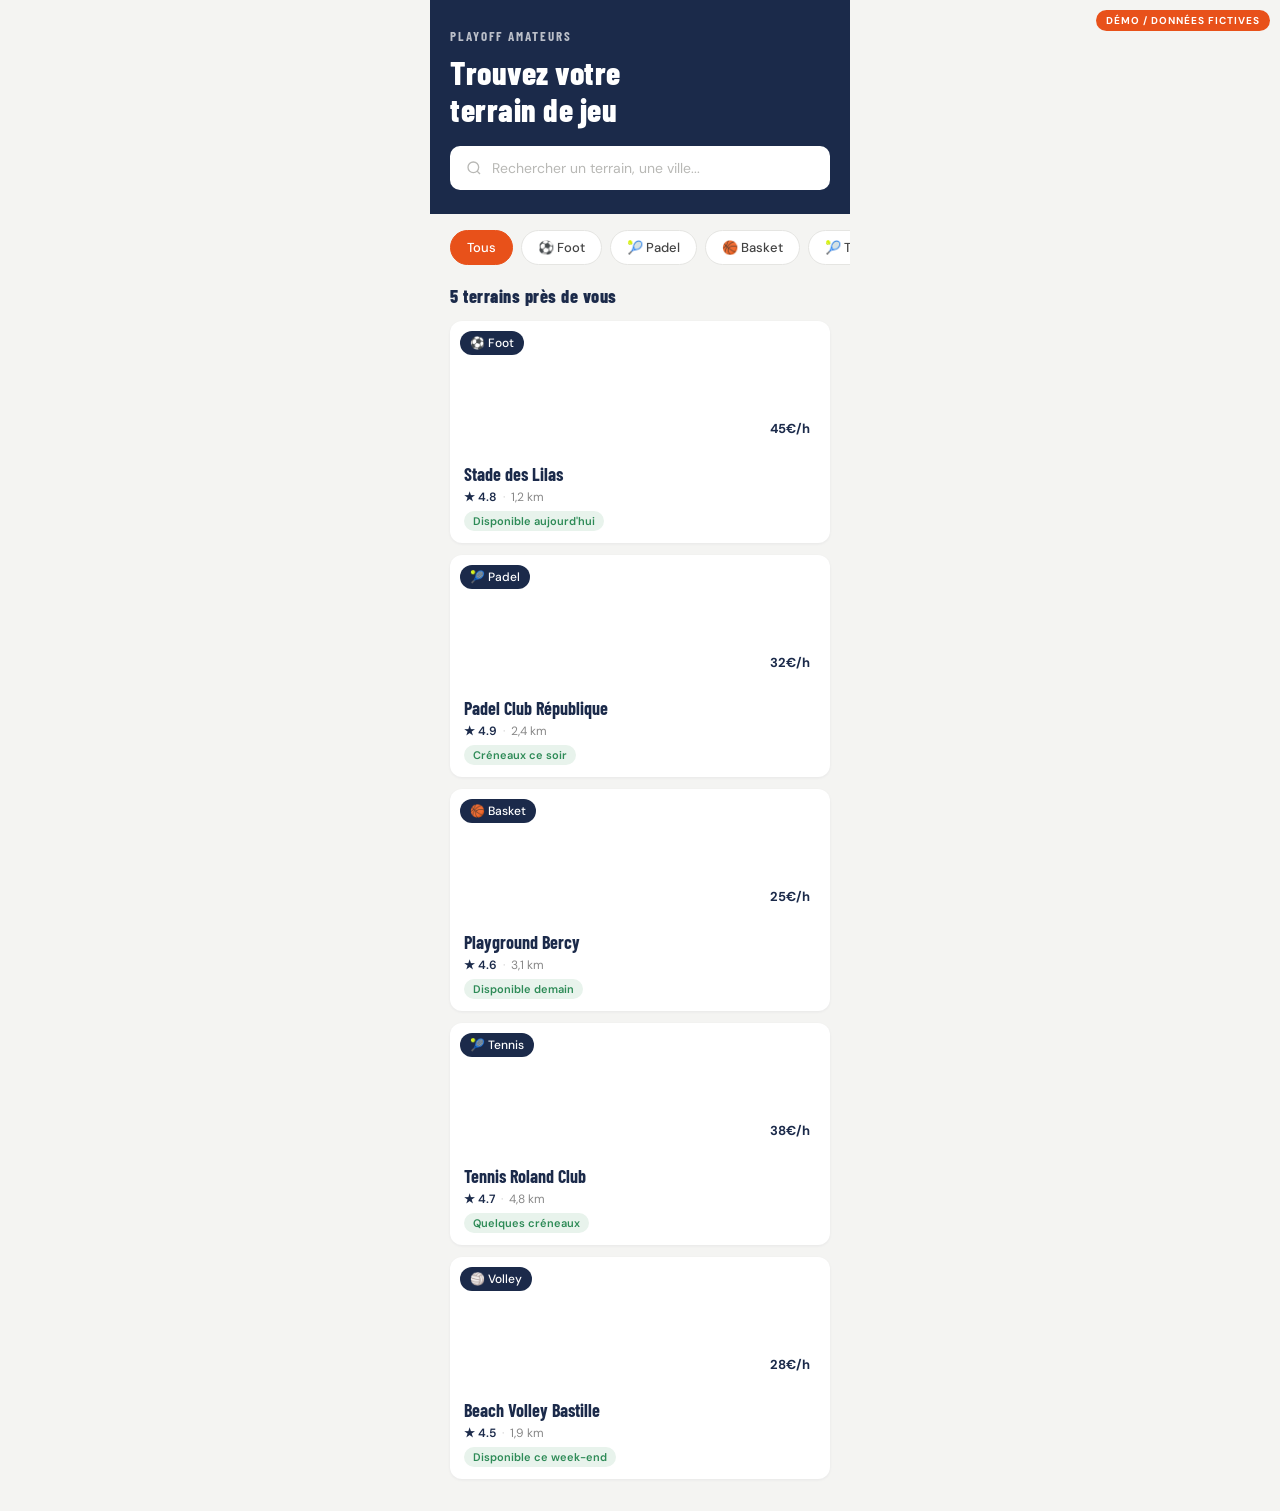
<file: index.html>
<!DOCTYPE html>
<html lang="fr">
<head>
<meta charset="UTF-8">
<meta name="viewport" content="width=device-width, initial-scale=1.0">
<title>TerrainLink — Trouvez votre terrain</title>
<link rel="preconnect" href="https://fonts.googleapis.com">
<link href="https://fonts.googleapis.com/css2?family=Barlow+Condensed:wght@700;800&family=DM+Sans:wght@400;500;700&display=swap" rel="stylesheet">
<link rel="stylesheet" href="styles.css">
</head>
<body>
<div class="demo-badge">Démo / Données fictives</div>
<div class="app">

  <div class="hero">
    <div class="brand">PlayOff Amateurs</div>
    <h1>Trouvez votre<br>terrain de jeu</h1>
    <div class="search">
      <svg width="16" height="16" viewBox="0 0 24 24" fill="none" stroke="currentColor" stroke-width="2"><circle cx="11" cy="11" r="8"/><line x1="21" y1="21" x2="16.65" y2="16.65"/></svg>
      Rechercher un terrain, une ville...
    </div>
  </div>

  <div class="filters">
    <div class="pill active">Tous</div>
    <div class="pill">⚽ Foot</div>
    <div class="pill">🎾 Padel</div>
    <div class="pill">🏀 Basket</div>
    <div class="pill">🎾 Tennis</div>
    <div class="pill">🏐 Volley</div>
  </div>

  <h2 class="section-label">5 terrains près de vous</h2>

  <div class="cards">

    <a href="ecran2-detail.html" class="card">
      <div class="card-img" style="background-image:url('https://images.unsplash.com/photo-1518604666860-9ed391f76460?w=600&q=80')">
        <div class="card-badge">⚽ Foot</div>
        <div class="card-price">45€/h</div>
      </div>
      <div class="card-body">
        <div class="card-name">Stade des Lilas</div>
        <div class="card-meta">
          <span class="card-rating">★ 4.8</span>
          <span class="dot">·</span>
          <span>1,2 km</span>
        </div>
        <div class="card-avail">Disponible aujourd'hui</div>
      </div>
    </a>

    <a href="#" class="card">
      <div class="card-img" style="background-image:url('https://images.unsplash.com/photo-1554068865-24cecd4e34b8?w=600&q=80')">
        <div class="card-badge">🎾 Padel</div>
        <div class="card-price">32€/h</div>
      </div>
      <div class="card-body">
        <div class="card-name">Padel Club République</div>
        <div class="card-meta">
          <span class="card-rating">★ 4.9</span>
          <span class="dot">·</span>
          <span>2,4 km</span>
        </div>
        <div class="card-avail">Créneaux ce soir</div>
      </div>
    </a>

    <a href="#" class="card">
      <div class="card-img" style="background-image:url('https://images.unsplash.com/photo-1546519638-68e109498ffc?w=600&q=80')">
        <div class="card-badge">🏀 Basket</div>
        <div class="card-price">25€/h</div>
      </div>
      <div class="card-body">
        <div class="card-name">Playground Bercy</div>
        <div class="card-meta">
          <span class="card-rating">★ 4.6</span>
          <span class="dot">·</span>
          <span>3,1 km</span>
        </div>
        <div class="card-avail">Disponible demain</div>
      </div>
    </a>

    <a href="#" class="card">
      <div class="card-img" style="background-image:url('https://images.unsplash.com/photo-1595435934249-5df7ed86e1c0?w=600&q=80')">
        <div class="card-badge">🎾 Tennis</div>
        <div class="card-price">38€/h</div>
      </div>
      <div class="card-body">
        <div class="card-name">Tennis Roland Club</div>
        <div class="card-meta">
          <span class="card-rating">★ 4.7</span>
          <span class="dot">·</span>
          <span>4,8 km</span>
        </div>
        <div class="card-avail">Quelques créneaux</div>
      </div>
    </a>

    <a href="#" class="card">
      <div class="card-img" style="background-image:url('https://images.unsplash.com/photo-1612872087720-bb876e2e67d1?w=600&q=80')">
        <div class="card-badge">🏐 Volley</div>
        <div class="card-price">28€/h</div>
      </div>
      <div class="card-body">
        <div class="card-name">Beach Volley Bastille</div>
        <div class="card-meta">
          <span class="card-rating">★ 4.5</span>
          <span class="dot">·</span>
          <span>1,9 km</span>
        </div>
        <div class="card-avail">Disponible ce week-end</div>
      </div>
    </a>

  </div>

</div>
</body>
</html>
</file>
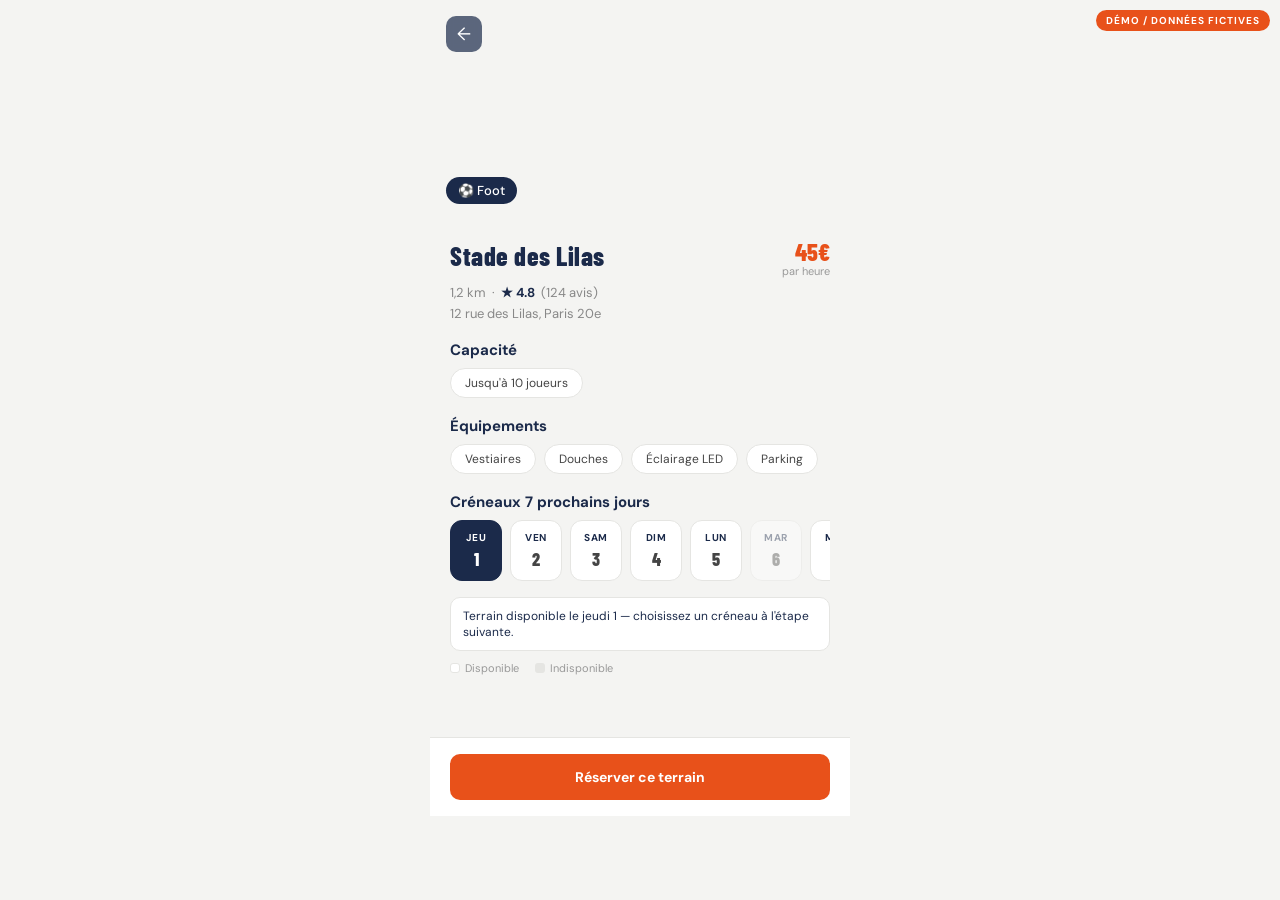
<file: ecran2-detail.html>
<!DOCTYPE html>
<html lang="fr">
<head>
<meta charset="UTF-8">
<meta name="viewport" content="width=device-width, initial-scale=1.0">
<title>Stade des Lilas — TerrainLink</title>
<link rel="preconnect" href="https://fonts.googleapis.com">
<link href="https://fonts.googleapis.com/css2?family=Barlow+Condensed:wght@700;800&family=DM+Sans:wght@400;500;700&display=swap" rel="stylesheet">
<link rel="stylesheet" href="styles.css">
</head>
<body>
<div class="demo-badge">Démo / Données fictives</div>
<div class="app">

  <div class="detail-img" style="background-image:url('https://images.unsplash.com/photo-1518604666860-9ed391f76460?w=900&q=80')">
    <a href="index.html" class="back">←</a>
    <div class="sport-badge">⚽ Foot</div>
  </div>

  <div class="detail-content">
    <div class="detail-head">
      <h1>Stade des Lilas</h1>
      <div class="detail-price">
        <div class="amount">45€</div>
        <div class="unit">par heure</div>
      </div>
    </div>
    <div class="detail-meta">
      <span>1,2 km</span>
      <span>·</span>
      <span class="star">★ 4.8</span>
      <span>(124 avis)</span>
    </div>
    <div class="detail-address">12 rue des Lilas, Paris 20e</div>

    <div class="detail-section">
      <h3>Capacité</h3>
      <div class="chips">
        <div class="chip">Jusqu'à 10 joueurs</div>
      </div>
    </div>

    <div class="detail-section">
      <h3>Équipements</h3>
      <div class="chips">
        <div class="chip">Vestiaires</div>
        <div class="chip">Douches</div>
        <div class="chip">Éclairage LED</div>
        <div class="chip">Parking</div>
      </div>
    </div>

    <div class="detail-section">
      <h3>Créneaux 7 prochains jours</h3>
      <div class="day-row" id="day-row-ecran2">
        <div class="day-pill selected" data-status="available"><div class="dow">Jeu</div><div class="num">1</div></div>
        <div class="day-pill" data-status="available"><div class="dow">Ven</div><div class="num">2</div></div>
        <div class="day-pill" data-status="available"><div class="dow">Sam</div><div class="num">3</div></div>
        <div class="day-pill" data-status="available"><div class="dow">Dim</div><div class="num">4</div></div>
        <div class="day-pill" data-status="available"><div class="dow">Lun</div><div class="num">5</div></div>
        <div class="day-pill unavailable" data-status="unavailable"><div class="dow">Mar</div><div class="num">6</div></div>
        <div class="day-pill" data-status="available"><div class="dow">Mer</div><div class="num">7</div></div>
      </div>
      <div class="day-status" id="day-status-ecran2">Terrain disponible le jeudi 1 — choisissez un créneau à l'étape suivante.</div>
      <div class="slot-legend">
        <span><span class="legend-dot avail"></span>Disponible</span>
        <span><span class="legend-dot full"></span>Indisponible</span>
      </div>
    </div>

  </div>

  <div class="price-bar">
    <a href="ecran3-reservation.html" class="btn-primary btn-block">Réserver ce terrain</a>
  </div>

</div>

<script>
  const DAY_NAMES = {
    "Jeu 1": "jeudi 1",
    "Ven 2": "vendredi 2",
    "Sam 3": "samedi 3",
    "Dim 4": "dimanche 4",
    "Lun 5": "lundi 5",
    "Mar 6": "mardi 6",
    "Mer 7": "mercredi 7"
  };

  document.querySelectorAll('#day-row-ecran2 .day-pill').forEach(pill => {
    pill.addEventListener('click', () => {
      const dow = pill.querySelector('.dow').textContent;
      const num = pill.querySelector('.num').textContent;
      const label = DAY_NAMES[dow + ' ' + num] || (dow + ' ' + num);
      const statusEl = document.getElementById('day-status-ecran2');

      if (pill.dataset.status === 'unavailable') {
        statusEl.textContent = "Terrain indisponible le " + label + ". Choisissez un autre jour.";
        statusEl.classList.add('unavailable-text');
        return;
      }

      document.querySelectorAll('#day-row-ecran2 .day-pill').forEach(p => p.classList.remove('selected'));
      pill.classList.add('selected');
      statusEl.classList.remove('unavailable-text');
      statusEl.textContent = "Terrain disponible le " + label + " — choisissez un créneau à l'étape suivante.";
    });
  });
</script>
</body>
</html>
</file>
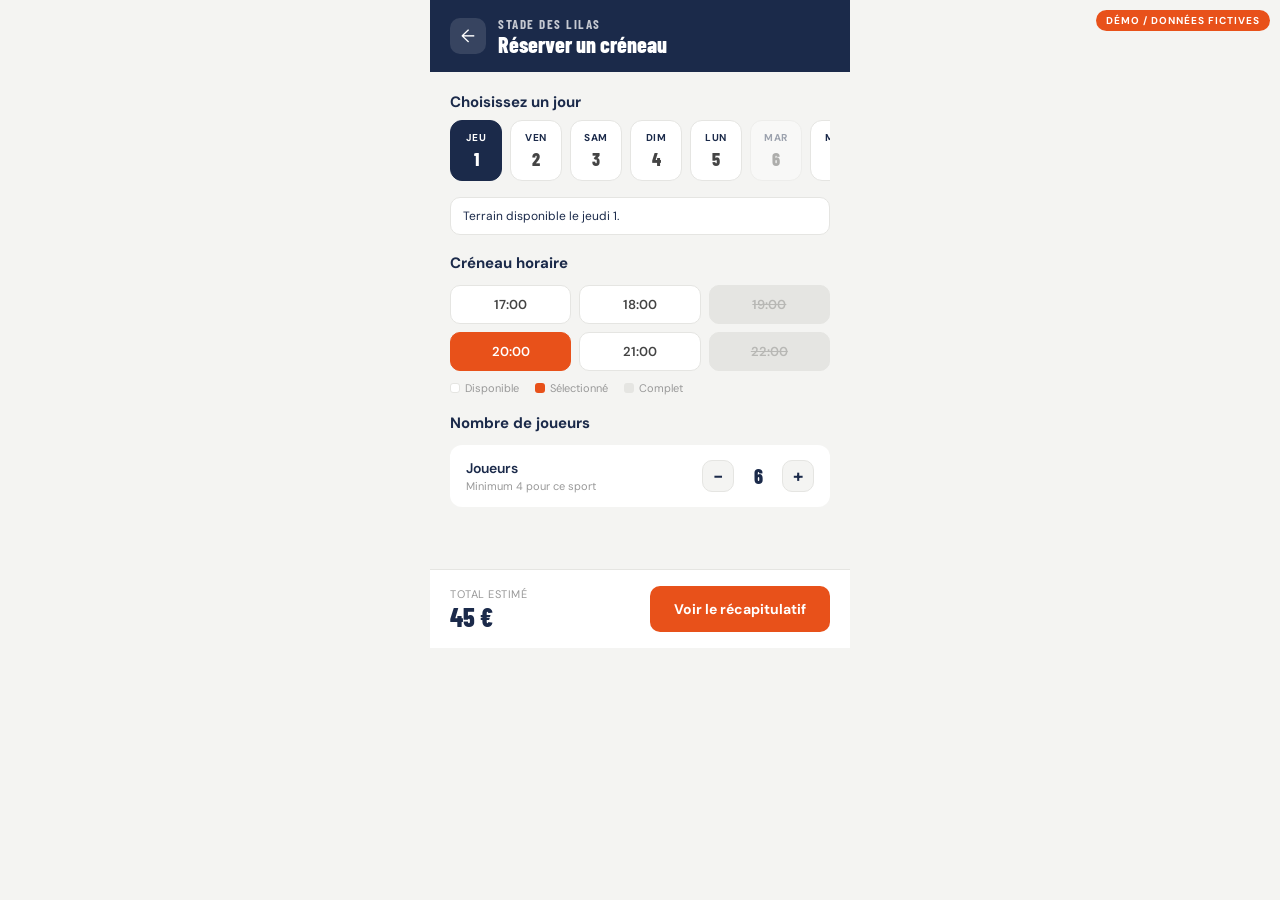
<file: ecran3-reservation.html>
<!DOCTYPE html>
<html lang="fr">
<head>
<meta charset="UTF-8">
<meta name="viewport" content="width=device-width, initial-scale=1.0">
<title>Réservation — TerrainLink</title>
<link rel="preconnect" href="https://fonts.googleapis.com">
<link href="https://fonts.googleapis.com/css2?family=Barlow+Condensed:wght@700;800&family=DM+Sans:wght@400;500;700&display=swap" rel="stylesheet">
<link rel="stylesheet" href="styles.css">
</head>
<body>
<div class="demo-badge">Démo / Données fictives</div>
<div class="app">

  <div class="topbar">
    <a href="ecran2-detail.html" class="back">←</a>
    <div>
      <div class="brand">Stade des Lilas</div>
      <div class="title">Réserver un créneau</div>
    </div>
  </div>

  <div class="detail-content">

    <div class="detail-section">
      <h3>Choisissez un jour</h3>
      <div class="day-row" id="day-row">
        <div class="day-pill selected" data-day="Jeu 1"><div class="dow">Jeu</div><div class="num">1</div></div>
        <div class="day-pill" data-day="Ven 2"><div class="dow">Ven</div><div class="num">2</div></div>
        <div class="day-pill" data-day="Sam 3"><div class="dow">Sam</div><div class="num">3</div></div>
        <div class="day-pill" data-day="Dim 4"><div class="dow">Dim</div><div class="num">4</div></div>
        <div class="day-pill" data-day="Lun 5"><div class="dow">Lun</div><div class="num">5</div></div>
        <div class="day-pill unavailable" data-day="Mar 6"><div class="dow">Mar</div><div class="num">6</div></div>
        <div class="day-pill" data-day="Mer 7"><div class="dow">Mer</div><div class="num">7</div></div>
      </div>
      <div class="day-status" id="day-status-ecran3">Terrain disponible le jeudi 1.</div>
    </div>

    <div class="detail-section">
      <h3>Créneau horaire</h3>
      <div class="slot-grid" id="slot-grid">
        <div class="slot" data-slot="17:00">17:00</div>
        <div class="slot" data-slot="18:00">18:00</div>
        <div class="slot full" data-slot="19:00">19:00</div>
        <div class="slot selected" data-slot="20:00">20:00</div>
        <div class="slot" data-slot="21:00">21:00</div>
        <div class="slot full" data-slot="22:00">22:00</div>
      </div>
      <div class="slot-legend">
        <span><span class="legend-dot avail"></span>Disponible</span>
        <span><span class="legend-dot selected"></span>Sélectionné</span>
        <span><span class="legend-dot full"></span>Complet</span>
      </div>
    </div>

    <div class="detail-section">
      <h3>Nombre de joueurs</h3>
      <div class="counter-row">
        <div>
          <div class="label">Joueurs</div>
          <div class="hint">Minimum 4 pour ce sport</div>
        </div>
        <div class="counter-controls">
          <div class="counter-btn" id="dec">−</div>
          <div class="counter-value" id="count">6</div>
          <div class="counter-btn" id="inc">+</div>
        </div>
      </div>
    </div>

  </div>

  <div class="price-bar">
    <div class="price-info">
      <div class="label">Total estimé</div>
      <div class="amount" id="total-price">45 €</div>
    </div>
    <a href="ecran4-recapitulatif.html" class="btn-primary">Voir le récapitulatif</a>
  </div>

</div>

<script>
  // Day selection
  const DAY_NAMES_3 = {
    "Jeu 1": "jeudi 1",
    "Ven 2": "vendredi 2",
    "Sam 3": "samedi 3",
    "Dim 4": "dimanche 4",
    "Lun 5": "lundi 5",
    "Mar 6": "mardi 6",
    "Mer 7": "mercredi 7"
  };
  document.querySelectorAll('.day-pill').forEach(pill => {
    pill.addEventListener('click', () => {
      const label = DAY_NAMES_3[pill.dataset.day] || pill.dataset.day;
      const statusEl = document.getElementById('day-status-ecran3');

      if (pill.classList.contains('unavailable')) {
        statusEl.textContent = "Terrain indisponible le " + label + ". Choisissez un autre jour.";
        statusEl.classList.add('unavailable-text');
        return;
      }

      document.querySelectorAll('.day-pill').forEach(p => p.classList.remove('selected'));
      pill.classList.add('selected');
      statusEl.classList.remove('unavailable-text');
      statusEl.textContent = "Terrain disponible le " + label + ".";
    });
  });

  // Slot selection
  document.querySelectorAll('.slot').forEach(slot => {
    slot.addEventListener('click', () => {
      if (slot.classList.contains('full')) return;
      document.querySelectorAll('.slot').forEach(s => s.classList.remove('selected'));
      slot.classList.add('selected');
    });
  });

  // Player counter
  const PRICE_PER_HOUR = 45;
  let players = 6;
  const countEl = document.getElementById('count');
  const totalEl = document.getElementById('total-price');

  function updateTotal() {
    // Prix de base = location horaire, indépendant du nombre de joueurs,
    // mais affiché ici pour préparer la répartition à l'écran suivant.
    totalEl.textContent = PRICE_PER_HOUR + ' €';
  }

  document.getElementById('inc').addEventListener('click', () => {
    if (players < 14) players++;
    countEl.textContent = players;
    updateTotal();
  });
  document.getElementById('dec').addEventListener('click', () => {
    if (players > 4) players--;
    countEl.textContent = players;
    updateTotal();
  });
</script>

</body>
</html>
</file>
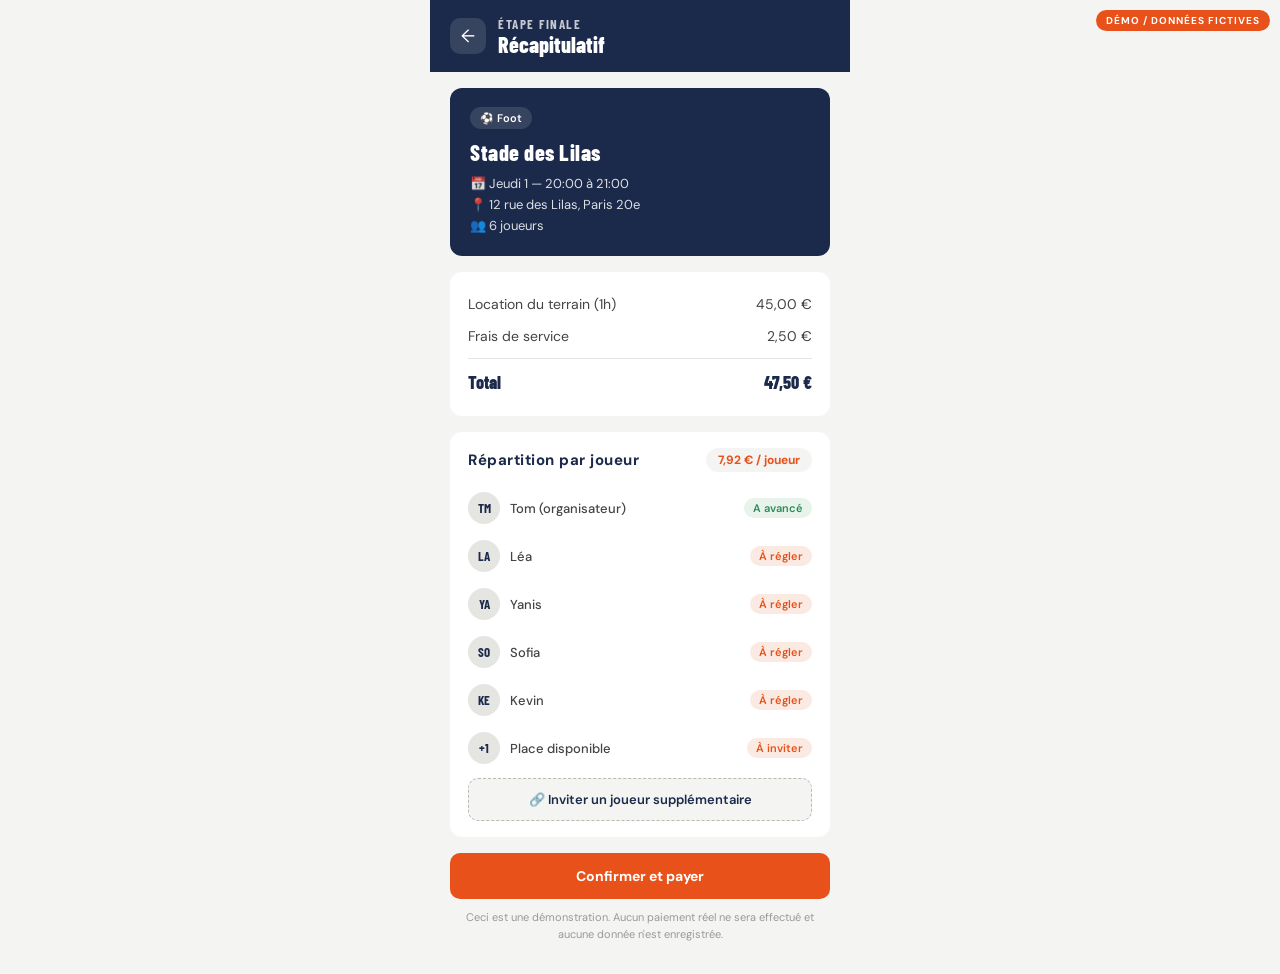
<file: ecran4-recapitulatif.html>
<!DOCTYPE html>
<html lang="fr">
<head>
<meta charset="UTF-8">
<meta name="viewport" content="width=device-width, initial-scale=1.0">
<title>Récapitulatif — TerrainLink</title>
<link rel="preconnect" href="https://fonts.googleapis.com">
<link href="https://fonts.googleapis.com/css2?family=Barlow+Condensed:wght@700;800&family=DM+Sans:wght@400;500;700&display=swap" rel="stylesheet">
<link rel="stylesheet" href="styles.css">
</head>
<body>
<div class="demo-badge">Démo / Données fictives</div>
<div class="app">

  <div class="topbar">
    <a href="ecran3-reservation.html" class="back">←</a>
    <div>
      <div class="brand">Étape finale</div>
      <div class="title">Récapitulatif</div>
    </div>
  </div>

  <div style="height:16px;"></div>

  <div class="recap-card">
    <div class="sport-tag">⚽ Foot</div>
    <h2>Stade des Lilas</h2>
    <div class="recap-row">📅 Jeudi 1 — 20:00 à 21:00</div>
    <div class="recap-row">📍 12 rue des Lilas, Paris 20e</div>
    <div class="recap-row">👥 6 joueurs</div>
  </div>

  <div class="cost-table">
    <div class="cost-row"><span>Location du terrain (1h)</span><span>45,00 €</span></div>
    <div class="cost-row"><span>Frais de service</span><span>2,50 €</span></div>
    <div class="cost-row total"><span>Total</span><span>47,50 €</span></div>
  </div>

  <div class="split-card">
    <div class="split-head">
      <h3>Répartition par joueur</h3>
      <div class="split-per-player">7,92 € / joueur</div>
    </div>

    <div class="player-row">
      <div class="avatar">TM</div>
      <div class="name">Tom (organisateur)</div>
      <div class="status organizer">A avancé</div>
    </div>
    <div class="player-row">
      <div class="avatar">LA</div>
      <div class="name">Léa</div>
      <div class="status pending">À régler</div>
    </div>
    <div class="player-row">
      <div class="avatar">YA</div>
      <div class="name">Yanis</div>
      <div class="status pending">À régler</div>
    </div>
    <div class="player-row">
      <div class="avatar">SO</div>
      <div class="name">Sofia</div>
      <div class="status pending">À régler</div>
    </div>
    <div class="player-row">
      <div class="avatar">KE</div>
      <div class="name">Kevin</div>
      <div class="status pending">À régler</div>
    </div>
    <div class="player-row">
      <div class="avatar">+1</div>
      <div class="name">Place disponible</div>
      <div class="status pending">À inviter</div>
    </div>

    <div class="invite-btn">
      🔗 Inviter un joueur supplémentaire
    </div>
  </div>

  <div class="confirm-section">
    <a href="#" class="btn-primary btn-block" onclick="return false;">Confirmer et payer</a>
    <div class="disclaimer">
      Ceci est une démonstration. Aucun paiement réel ne sera effectué et aucune donnée n'est enregistrée.
    </div>
  </div>

</div>
</body>
</html>
</file>
<file: styles.css>
:root {
  --navy: #1B2A4A;
  --orange: #E8511A;
  --bg: #F4F4F2;
  --text: #444444;
  --white: #FFFFFF;
  --green: #2E8B57;
  --grey-light: #E5E5E2;
  --grey-mid: #B8B8B5;
  --red: #D64545;
}

* { box-sizing: border-box; margin: 0; padding: 0; }

body {
  font-family: 'DM Sans', sans-serif;
  background: var(--bg);
  color: var(--text);
  -webkit-font-smoothing: antialiased;
}

.app {
  max-width: 420px;
  margin: 0 auto;
  min-height: 100vh;
  background: var(--bg);
  position: relative;
  padding-bottom: 32px;
}

h1, h2, h3, .h-display {
  font-family: 'Barlow Condensed', sans-serif;
  font-weight: 800;
  color: var(--navy);
  letter-spacing: 0.5px;
}

/* TOPBAR */
.topbar {
  background: var(--navy);
  color: var(--white);
  padding: 16px 20px;
  display: flex;
  align-items: center;
  gap: 12px;
}
.topbar .back {
  width: 36px; height: 36px;
  border-radius: 10px;
  background: rgba(255,255,255,0.12);
  display: flex; align-items: center; justify-content: center;
  text-decoration: none;
  color: var(--white);
  font-size: 18px;
  flex-shrink: 0;
}
.topbar .brand {
  font-family: 'Barlow Condensed', sans-serif;
  font-weight: 700;
  font-size: 13px;
  letter-spacing: 1.5px;
  text-transform: uppercase;
  opacity: 0.75;
}
.topbar .title {
  font-family: 'Barlow Condensed', sans-serif;
  font-weight: 800;
  font-size: 22px;
  line-height: 1.1;
}

/* HERO (screen 1) */
.hero {
  background: var(--navy);
  color: var(--white);
  padding: 28px 20px 24px;
}
.hero .brand {
  font-family: 'Barlow Condensed', sans-serif;
  font-weight: 700;
  font-size: 13px;
  letter-spacing: 2px;
  text-transform: uppercase;
  opacity: 0.7;
  margin-bottom: 10px;
}
.hero h1 {
  color: var(--white);
  font-size: 32px;
  line-height: 1.15;
  margin-bottom: 18px;
}
.search {
  background: var(--white);
  border-radius: 10px;
  padding: 13px 16px;
  display: flex;
  align-items: center;
  gap: 10px;
  color: var(--grey-mid);
  font-size: 14px;
}
.search svg { flex-shrink: 0; }

/* FILTER PILLS */
.filters {
  display: flex;
  gap: 8px;
  padding: 16px 20px;
  overflow-x: auto;
}
.pill {
  font-family: 'DM Sans', sans-serif;
  font-weight: 500;
  font-size: 13px;
  padding: 8px 16px;
  border-radius: 20px;
  background: var(--white);
  color: var(--text);
  border: 1px solid var(--grey-light);
  white-space: nowrap;
  flex-shrink: 0;
}
.pill.active {
  background: var(--orange);
  color: var(--white);
  border-color: var(--orange);
}

/* SECTION LABEL */
.section-label {
  font-size: 18px;
  margin: 4px 20px 14px;
}

/* TERRAIN CARDS LIST */
.cards {
  display: flex;
  flex-direction: column;
  gap: 12px;
  padding: 0 20px;
}
.card {
  background: var(--white);
  border-radius: 12px;
  overflow: hidden;
  text-decoration: none;
  color: var(--text);
  display: block;
  box-shadow: 0 1px 3px rgba(27,42,74,0.06);
}
.card-img {
  position: relative;
  height: 130px;
  background-size: cover;
  background-position: center;
}
.card-badge {
  position: absolute;
  top: 10px; left: 10px;
  background: var(--navy);
  color: var(--white);
  font-size: 12px;
  font-weight: 500;
  padding: 4px 10px;
  border-radius: 20px;
}
.card-price {
  position: absolute;
  bottom: 10px; right: 10px;
  background: var(--white);
  color: var(--navy);
  font-size: 13px;
  font-weight: 700;
  padding: 4px 10px;
  border-radius: 20px;
}
.card-body { padding: 12px 14px; }
.card-name {
  font-family: 'Barlow Condensed', sans-serif;
  font-weight: 700;
  font-size: 18px;
  color: var(--navy);
  margin-bottom: 4px;
}
.card-meta {
  display: flex;
  align-items: center;
  gap: 6px;
  font-size: 12px;
  color: #888;
}
.card-meta .dot { opacity: 0.4; }
.card-rating { color: var(--navy); font-weight: 600; }
.card-avail {
  margin-top: 6px;
  display: inline-block;
  font-size: 11px;
  font-weight: 600;
  color: var(--green);
  background: #E8F3EC;
  padding: 3px 9px;
  border-radius: 20px;
}

/* SCREEN 2 - TERRAIN DETAIL */
.detail-img {
  position: relative;
  height: 220px;
  background-size: cover;
  background-position: center;
}
.detail-img .back {
  position: absolute;
  top: 16px; left: 16px;
  width: 36px; height: 36px;
  border-radius: 10px;
  background: rgba(27,42,74,0.7);
  display: flex; align-items: center; justify-content: center;
  text-decoration: none;
  color: var(--white);
  font-size: 18px;
  backdrop-filter: blur(4px);
}
.detail-img .sport-badge {
  position: absolute;
  bottom: 16px; left: 16px;
  background: var(--navy);
  color: var(--white);
  font-size: 13px;
  font-weight: 500;
  padding: 5px 12px;
  border-radius: 20px;
}
.detail-content { padding: 20px; }
.detail-head {
  display: flex;
  justify-content: space-between;
  align-items: flex-start;
  margin-bottom: 6px;
}
.detail-head h1 {
  font-size: 26px;
}
.detail-price {
  text-align: right;
  flex-shrink: 0;
}
.detail-price .amount {
  font-family: 'Barlow Condensed', sans-serif;
  font-weight: 800;
  font-size: 24px;
  color: var(--orange);
  line-height: 1;
}
.detail-price .unit {
  font-size: 11px;
  color: #999;
}
.detail-meta {
  display: flex;
  align-items: center;
  gap: 6px;
  font-size: 13px;
  color: #888;
  margin-bottom: 4px;
}
.detail-meta .star { color: var(--navy); font-weight: 700; }
.detail-address {
  font-size: 13px;
  color: #888;
  margin-bottom: 18px;
}

.detail-section { margin-bottom: 18px; }
.detail-section h3 {
  font-size: 15px;
  margin-bottom: 8px;
  font-family: 'DM Sans', sans-serif;
  font-weight: 700;
  color: var(--navy);
  letter-spacing: normal;
}
.chips {
  display: flex;
  flex-wrap: wrap;
  gap: 8px;
}
.chip {
  background: var(--white);
  border: 1px solid var(--grey-light);
  border-radius: 20px;
  padding: 6px 14px;
  font-size: 12px;
  color: var(--text);
}

/* SLOT GRID (screens 2 & 3) */
.day-row {
  display: flex;
  gap: 8px;
  overflow-x: auto;
  padding-bottom: 4px;
}
.day-pill {
  flex-shrink: 0;
  width: 52px;
  text-align: center;
  background: var(--white);
  border: 1px solid var(--grey-light);
  border-radius: 12px;
  padding: 10px 6px;
  font-size: 12px;
  cursor: pointer;
}
.day-pill .dow {
  font-weight: 700;
  color: var(--navy);
  text-transform: uppercase;
  font-size: 10px;
  letter-spacing: 0.5px;
  margin-bottom: 4px;
}
.day-pill .num {
  font-family: 'Barlow Condensed', sans-serif;
  font-weight: 800;
  font-size: 18px;
  color: var(--text);
}
.day-pill.selected {
  background: var(--navy);
  border-color: var(--navy);
}
.day-pill.selected .dow,
.day-pill.selected .num {
  color: var(--white);
}
.day-pill.unavailable {
  opacity: 0.4;
  cursor: pointer;
}
.day-status {
  margin-top: 12px;
  font-size: 12px;
  color: var(--navy);
  background: var(--white);
  border: 1px solid var(--grey-light);
  border-radius: 10px;
  padding: 10px 12px;
}
.day-status.unavailable-text {
  color: var(--red);
  background: #FBEAEA;
  border-color: #F3D2D2;
  font-weight: 600;
}

.slot-grid {
  display: grid;
  grid-template-columns: repeat(3, 1fr);
  gap: 8px;
  margin-top: 12px;
}
.slot {
  text-align: center;
  font-size: 13px;
  font-weight: 600;
  padding: 10px 4px;
  border-radius: 10px;
  border: 1px solid var(--grey-light);
  background: var(--white);
  color: var(--text);
  cursor: pointer;
}
.slot.selected {
  background: var(--orange);
  border-color: var(--orange);
  color: var(--white);
}
.slot.full {
  background: var(--grey-light);
  color: var(--grey-mid);
  border-color: var(--grey-light);
  text-decoration: line-through;
  cursor: not-allowed;
}
.slot-legend {
  display: flex;
  gap: 16px;
  margin-top: 10px;
  font-size: 11px;
  color: #999;
}
.slot-legend span {
  display: inline-flex;
  align-items: center;
  gap: 5px;
}
.legend-dot {
  width: 10px; height: 10px;
  border-radius: 3px;
  display: inline-block;
}
.legend-dot.avail { background: var(--white); border: 1px solid var(--grey-light); }
.legend-dot.selected { background: var(--orange); }
.legend-dot.full { background: var(--grey-light); }

/* PLAYER COUNTER (screen 3) */
.counter-row {
  display: flex;
  align-items: center;
  justify-content: space-between;
  background: var(--white);
  border-radius: 12px;
  padding: 14px 16px;
  margin-top: 12px;
}
.counter-row .label {
  font-size: 14px;
  font-weight: 600;
  color: var(--navy);
}
.counter-row .hint {
  font-size: 11px;
  color: #999;
  margin-top: 2px;
}
.counter-controls {
  display: flex;
  align-items: center;
  gap: 14px;
}
.counter-btn {
  width: 32px; height: 32px;
  border-radius: 10px;
  background: var(--bg);
  border: 1px solid var(--grey-light);
  display: flex; align-items: center; justify-content: center;
  font-size: 18px;
  font-weight: 700;
  color: var(--navy);
  cursor: pointer;
}
.counter-value {
  font-family: 'Barlow Condensed', sans-serif;
  font-weight: 800;
  font-size: 20px;
  color: var(--navy);
  min-width: 20px;
  text-align: center;
}

/* PRICE BAR (sticky bottom) */
.price-bar {
  position: sticky;
  bottom: 0;
  background: var(--white);
  border-top: 1px solid var(--grey-light);
  padding: 16px 20px;
  display: flex;
  align-items: center;
  justify-content: space-between;
  gap: 16px;
  margin-top: 24px;
}
.price-bar .price-info .label {
  font-size: 11px;
  color: #999;
  text-transform: uppercase;
  letter-spacing: 0.5px;
}
.price-bar .price-info .amount {
  font-family: 'Barlow Condensed', sans-serif;
  font-weight: 800;
  font-size: 26px;
  color: var(--navy);
}
.btn-primary {
  background: var(--orange);
  color: var(--white);
  border: none;
  border-radius: 10px;
  padding: 14px 24px;
  font-family: 'DM Sans', sans-serif;
  font-weight: 700;
  font-size: 14px;
  text-decoration: none;
  display: inline-block;
  text-align: center;
  cursor: pointer;
  flex-shrink: 0;
}
.btn-block {
  display: block;
  width: 100%;
  text-align: center;
}
.btn-secondary {
  background: var(--white);
  color: var(--navy);
  border: 1px solid var(--navy);
  border-radius: 10px;
  padding: 13px 24px;
  font-family: 'DM Sans', sans-serif;
  font-weight: 700;
  font-size: 14px;
  text-decoration: none;
  display: inline-block;
  text-align: center;
  cursor: pointer;
}

/* SCREEN 4 - RECAP */
.recap-card {
  background: var(--navy);
  color: var(--white);
  border-radius: 12px;
  padding: 18px 20px;
  margin: 0 20px 16px;
}
.recap-card .sport-tag {
  display: inline-block;
  background: rgba(255,255,255,0.12);
  font-size: 11px;
  font-weight: 600;
  padding: 4px 10px;
  border-radius: 20px;
  margin-bottom: 10px;
}
.recap-card h2 {
  color: var(--white);
  font-size: 22px;
  margin-bottom: 10px;
}
.recap-row {
  display: flex;
  align-items: center;
  gap: 8px;
  font-size: 13px;
  opacity: 0.85;
  margin-bottom: 4px;
}

.cost-table {
  background: var(--white);
  border-radius: 12px;
  margin: 0 20px 16px;
  padding: 16px 18px;
}
.cost-row {
  display: flex;
  justify-content: space-between;
  font-size: 14px;
  padding: 7px 0;
  color: var(--text);
}
.cost-row.total {
  border-top: 1px solid var(--grey-light);
  margin-top: 6px;
  padding-top: 12px;
  font-weight: 800;
  font-family: 'Barlow Condensed', sans-serif;
  font-size: 18px;
  color: var(--navy);
}

.split-card {
  background: var(--white);
  border-radius: 12px;
  margin: 0 20px 16px;
  padding: 16px 18px;
}
.split-head {
  display: flex;
  justify-content: space-between;
  align-items: center;
  margin-bottom: 12px;
}
.split-head h3 {
  font-size: 15px;
  font-family: 'DM Sans', sans-serif;
  font-weight: 700;
  color: var(--navy);
}
.split-per-player {
  background: var(--bg);
  border-radius: 20px;
  padding: 4px 12px;
  font-size: 12px;
  font-weight: 700;
  color: var(--orange);
}
.player-row {
  display: flex;
  align-items: center;
  gap: 10px;
  padding: 8px 0;
  font-size: 13px;
}
.avatar {
  width: 32px; height: 32px;
  border-radius: 50%;
  background: var(--grey-light);
  display: flex; align-items: center; justify-content: center;
  font-family: 'Barlow Condensed', sans-serif;
  font-weight: 700;
  font-size: 13px;
  color: var(--navy);
  flex-shrink: 0;
}
.player-row .name { flex: 1; font-weight: 500; }
.player-row .status {
  font-size: 11px;
  font-weight: 600;
  padding: 3px 9px;
  border-radius: 20px;
}
.status.organizer { background: #E8F3EC; color: var(--green); }
.status.pending { background: #FBEAE1; color: var(--orange); }

.invite-btn {
  display: flex;
  align-items: center;
  justify-content: center;
  gap: 8px;
  width: 100%;
  background: var(--bg);
  border: 1px dashed var(--grey-mid);
  border-radius: 10px;
  padding: 12px;
  font-size: 13px;
  font-weight: 600;
  color: var(--navy);
  margin-top: 6px;
  cursor: pointer;
}

.confirm-section {
  padding: 0 20px;
}
.disclaimer {
  font-size: 11px;
  color: #999;
  text-align: center;
  margin-top: 10px;
  line-height: 1.5;
}

/* DEMO BADGE */
.demo-badge {
  position: fixed;
  top: 10px; right: 10px;
  background: var(--orange);
  color: var(--white);
  font-size: 10px;
  font-weight: 700;
  letter-spacing: 1px;
  text-transform: uppercase;
  padding: 4px 10px;
  border-radius: 20px;
  z-index: 100;
}
</file>
